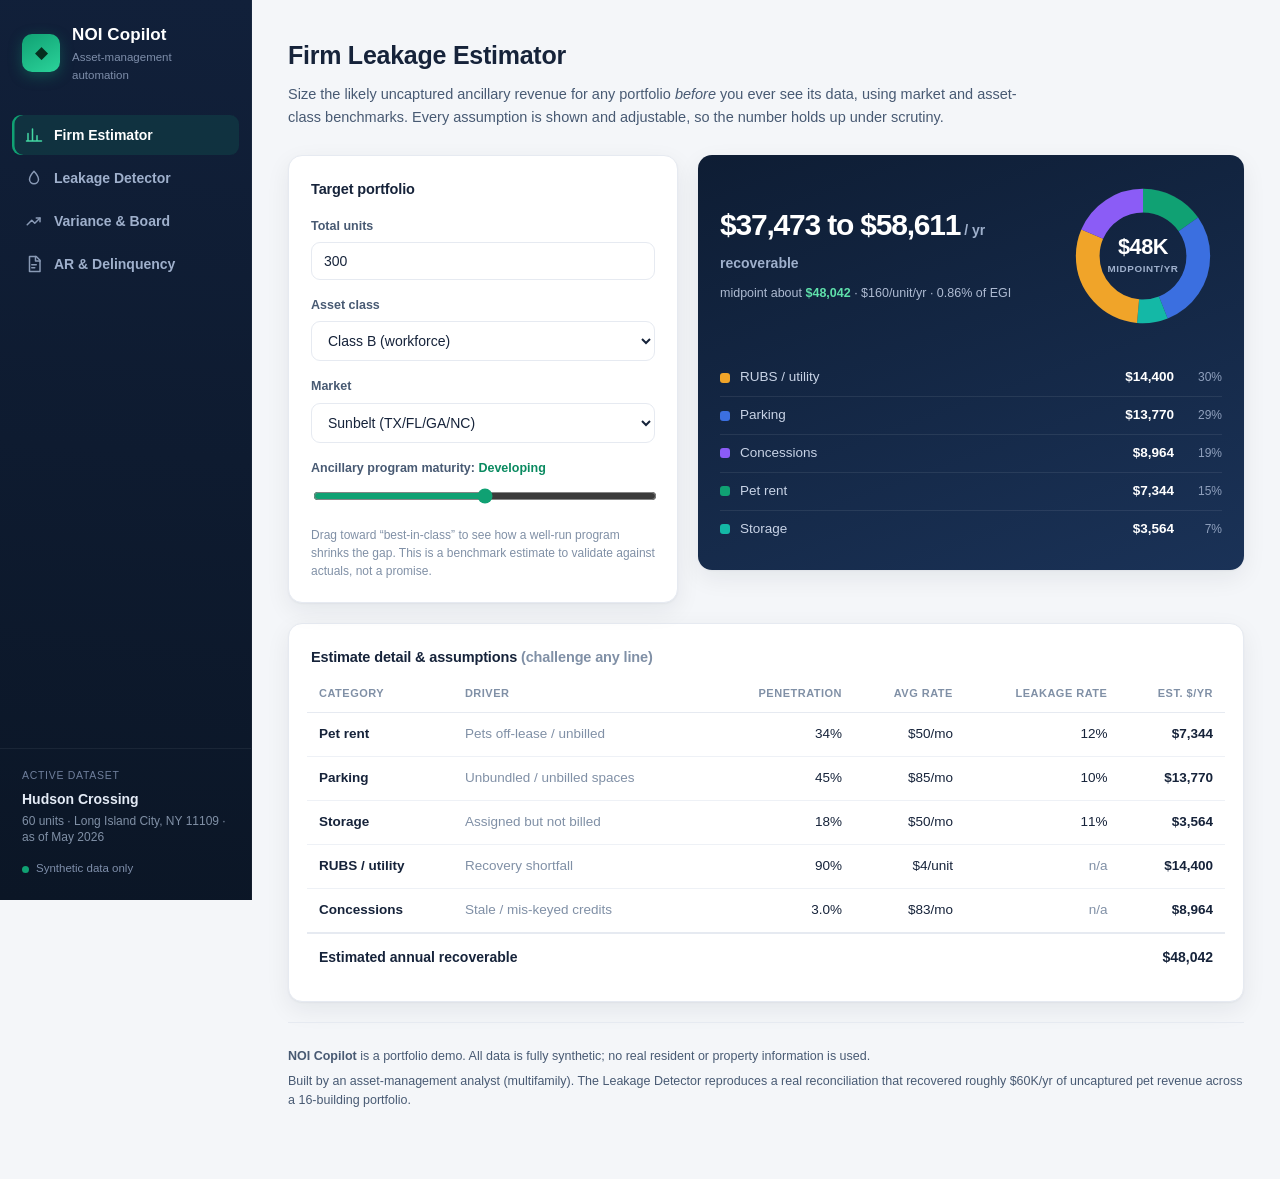
<file: index.html>
<!DOCTYPE html>
<html lang="en">
<head>
  <meta charset="UTF-8" />
  <meta name="viewport" content="width=device-width, initial-scale=1.0" />
  <title>NOI Copilot | Asset Management Workspace</title>
  <meta name="description" content="Revenue leakage detection, variance commentary, and AR triage for multifamily asset management. Built by an asset-management analyst." />
  <link rel="stylesheet" href="assets/styles.css" />
</head>
<body>
<div class="app">

  <!-- ===================== SIDEBAR ===================== -->
  <aside class="sidebar">
    <div class="side-brand">
      <span class="logo">◆</span>
      <div class="side-brand-txt">
        <div class="brand-name">NOI Copilot</div>
        <div class="brand-tag">Asset-management automation</div>
      </div>
    </div>

    <nav class="side-nav">
      <button class="tab active" data-pane="estimator">
        <svg class="ic" viewBox="0 0 24 24" fill="none" stroke="currentColor" stroke-width="2" stroke-linecap="round" stroke-linejoin="round"><path d="M4 20V10M10 20V4M16 20v-7M22 20H2"/></svg>
        <span>Firm Estimator</span>
      </button>
      <button class="tab" data-pane="leakage">
        <svg class="ic" viewBox="0 0 24 24" fill="none" stroke="currentColor" stroke-width="2" stroke-linecap="round" stroke-linejoin="round"><path d="M12 3s6 6.4 6 10.8a6 6 0 1 1-12 0C6 9.4 12 3 12 3z"/></svg>
        <span>Leakage Detector</span>
      </button>
      <button class="tab" data-pane="variance">
        <svg class="ic" viewBox="0 0 24 24" fill="none" stroke="currentColor" stroke-width="2" stroke-linecap="round" stroke-linejoin="round"><path d="M3 17l6-6 4 4 7-7"/><path d="M15 8h5v5"/></svg>
        <span>Variance &amp; Board</span>
      </button>
      <button class="tab" data-pane="ar">
        <svg class="ic" viewBox="0 0 24 24" fill="none" stroke="currentColor" stroke-width="2" stroke-linecap="round" stroke-linejoin="round"><path d="M6 2h9l5 5v15H6z"/><path d="M14 2v6h6M9 13h6M9 17h4"/></svg>
        <span>AR &amp; Delinquency</span>
      </button>
    </nav>

    <div class="side-foot">
      <div class="side-foot-lbl">Active dataset</div>
      <div id="prop-name" class="prop-name"></div>
      <div id="prop-meta" class="prop-meta"></div>
      <div class="side-synthetic"><span class="dotpulse"></span> Synthetic data only</div>
    </div>
  </aside>

  <!-- ===================== WORKSPACE ===================== -->
  <main class="workspace">
    <div class="work-inner">

      <!-- =================== FIRM ESTIMATOR =================== -->
      <section id="pane-estimator" class="pane active">
        <div class="pane-head">
          <h2>Firm Leakage Estimator</h2>
          <p>Size the likely uncaptured ancillary revenue for any portfolio <em>before</em> you ever see its data, using market and asset-class benchmarks. Every assumption is shown and adjustable, so the number holds up under scrutiny.</p>
        </div>
        <div class="grid-37">
          <div class="card est-form">
            <h3>Target portfolio</h3>
            <label>Total units <input id="est-units" type="number" value="300" min="1" step="10" /></label>
            <label>Asset class <select id="est-class"></select></label>
            <label>Market <select id="est-market"></select></label>
            <label class="rangerow">Ancillary program maturity: <strong id="est-mat-val">Developing</strong>
              <input id="est-maturity" type="range" min="0" max="100" value="50" /></label>
            <p class="muted small">Drag toward “best-in-class” to see how a well-run program shrinks the gap. This is a benchmark estimate to validate against actuals, not a promise.</p>
          </div>
          <div class="card est-result">
            <div class="est-result-top">
              <div id="est-headline"></div>
              <div id="est-donut" class="donut-wrap"></div>
            </div>
            <div id="est-legend"></div>
          </div>
        </div>
        <div class="card">
          <h3>Estimate detail &amp; assumptions <span class="muted">(challenge any line)</span></h3>
          <div class="tablescroll"><table id="est-table" class="data"></table></div>
        </div>
      </section>

      <!-- =================== LEAKAGE =================== -->
      <section id="pane-leakage" class="pane">
        <div class="pane-head">
          <h2>Revenue Leakage Detector</h2>
          <p>Cross-references the rent roll against ancillary source systems (PetScreening, parking, storage, utility/RUBS, lease abstracts) and flags every charge that is owed but not billed, with a dollar run-rate.</p>
        </div>
        <div id="leak-kpis" class="kpis"></div>
        <div class="grid-2">
          <div class="card">
            <h3>Recoverable revenue by category</h3>
            <div class="chart-row">
              <div id="leak-donut" class="donut-wrap"></div>
              <div id="leak-legend" class="legend-grow"></div>
            </div>
          </div>
          <div class="card csv-card">
            <h3>Run it on your own data</h3>
            <p class="muted">Everything stays in your browser. Nothing is uploaded to a server.</p>
            <label class="filebtn">Upload reconciliation CSV
              <input type="file" id="csv-upload" accept=".csv" hidden />
            </label>
            <div class="csv-links">
              <a href="#" id="csv-template">↓ Download CSV template</a>
              <button id="csv-reset" class="linkbtn">Reset to sample</button>
            </div>
            <div id="csv-status" class="csv-status muted"></div>
          </div>
        </div>
        <div class="card">
          <h3>Exception detail <span class="muted">(actionable, unit by unit)</span></h3>
          <div class="tablescroll"><table id="leak-table" class="data"></table></div>
        </div>
      </section>

      <!-- =================== VARIANCE =================== -->
      <section id="pane-variance" class="pane">
        <div class="pane-head">
          <h2>Variance &amp; Board-Package Generator</h2>
          <p>Reads budget vs. actual, flags every material variance, and auto-writes the commentary that goes into the monthly ownership / board package.</p>
        </div>
        <div id="var-kpis" class="kpis"></div>
        <div id="var-summary"></div>
        <div class="card">
          <h3>Budget vs. actual, current month</h3>
          <div class="tablescroll"><table id="var-table" class="data"></table></div>
        </div>
        <div class="card">
          <div id="var-narrative"></div>
        </div>
      </section>

      <!-- =================== AR =================== -->
      <section id="pane-ar" class="pane">
        <div class="pane-head">
          <h2>AR &amp; Delinquency Triage</h2>
          <p>Buckets the resident ledger by age, assigns a risk tier and the right collections action to each account, and drafts the resident notice.</p>
        </div>
        <div id="ar-kpis" class="kpis"></div>
        <div class="grid-2">
          <div class="card">
            <h3>Aging distribution</h3>
            <div class="chart-row">
              <div id="ar-donut" class="donut-wrap"></div>
              <div id="ar-legend" class="legend-grow"></div>
            </div>
          </div>
          <div class="card">
            <h3>Aging summary</h3>
            <div id="ar-buckets" class="buckets-2"></div>
          </div>
        </div>
        <div class="card">
          <h3>Account triage <span class="muted">(prioritized, with drafted notices)</span></h3>
          <div class="tablescroll"><table id="ar-table" class="data"></table></div>
          <div id="ar-draft" class="draft" style="display:none">
            <div class="draft-tag">Auto-drafted notice (review before sending)</div>
            <pre id="ar-draft-text"></pre>
          </div>
        </div>
      </section>

      <footer class="foot">
        <p><strong>NOI Copilot</strong> is a portfolio demo. All data is fully synthetic; no real resident or property information is used.</p>
        <p class="muted">Built by an asset-management analyst (multifamily). The Leakage Detector reproduces a real reconciliation that recovered roughly $60K/yr of uncaptured pet revenue across a 16-building portfolio.</p>
      </footer>

    </div>
  </main>
</div>

  <script src="assets/data.js"></script>
  <script src="assets/app.js"></script>
</body>
</html>
</file>
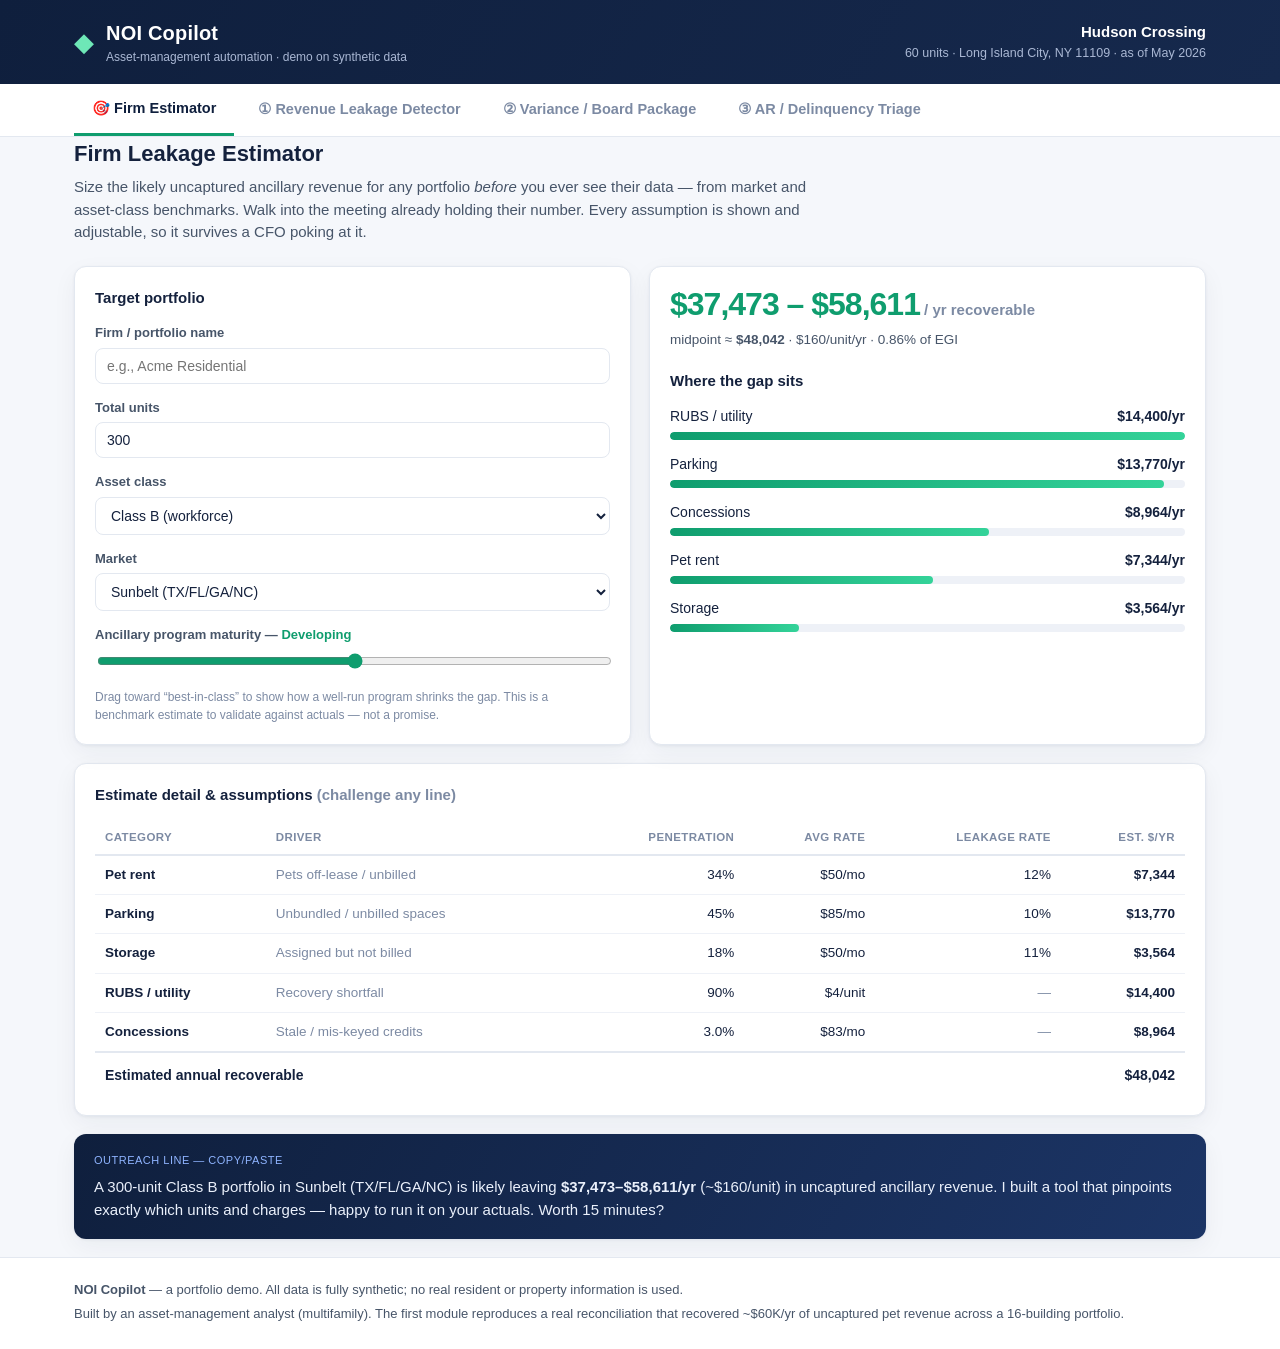
<file: noi-copilot-publish/index.html>
<!DOCTYPE html>
<html lang="en">
<head>
  <meta charset="UTF-8" />
  <meta name="viewport" content="width=device-width, initial-scale=1.0" />
  <title>NOI Copilot — Asset Management Demo</title>
  <meta name="description" content="Revenue leakage detection, variance commentary, and AR triage for multifamily asset management. Built by an asset-management analyst." />
  <link rel="stylesheet" href="assets/styles.css" />
</head>
<body>
  <header class="topbar">
    <div class="wrap topbar-inner">
      <div class="brand">
        <span class="logo">◆</span>
        <div>
          <div class="brand-name">NOI&nbsp;Copilot</div>
          <div class="brand-tag">Asset-management automation · demo on synthetic data</div>
        </div>
      </div>
      <div class="prop">
        <div id="prop-name" class="prop-name">—</div>
        <div id="prop-meta" class="prop-meta">—</div>
      </div>
    </div>
  </header>

  <nav class="tabs-wrap">
    <div class="wrap tabs">
      <button class="tab active" data-pane="estimator">🎯 Firm Estimator</button>
      <button class="tab" data-pane="leakage">① Revenue Leakage Detector</button>
      <button class="tab" data-pane="variance">② Variance / Board Package</button>
      <button class="tab" data-pane="ar">③ AR / Delinquency Triage</button>
    </div>
  </nav>

  <main class="wrap">

    <!-- =================== FIRM ESTIMATOR =================== -->
    <section id="pane-estimator" class="pane active">
      <div class="pane-head">
        <h2>Firm Leakage Estimator</h2>
        <p>Size the likely uncaptured ancillary revenue for any portfolio <em>before</em> you ever see their data — from market and asset-class benchmarks. Walk into the meeting already holding their number. Every assumption is shown and adjustable, so it survives a CFO poking at it.</p>
      </div>
      <div class="grid-2">
        <div class="card est-form">
          <h3>Target portfolio</h3>
          <label>Firm / portfolio name <input id="est-name" type="text" placeholder="e.g., Acme Residential" /></label>
          <label>Total units <input id="est-units" type="number" value="300" min="1" step="10" /></label>
          <label>Asset class <select id="est-class"></select></label>
          <label>Market <select id="est-market"></select></label>
          <label class="rangerow">Ancillary program maturity — <strong id="est-mat-val">Developing</strong>
            <input id="est-maturity" type="range" min="0" max="100" value="50" /></label>
          <p class="muted small">Drag toward “best-in-class” to show how a well-run program shrinks the gap. This is a benchmark estimate to validate against actuals — not a promise.</p>
        </div>
        <div class="card">
          <div id="est-headline"></div>
          <h3 class="mt">Where the gap sits</h3>
          <div id="est-bars" class="cats"></div>
        </div>
      </div>
      <div class="card">
        <h3>Estimate detail &amp; assumptions <span class="muted">(challenge any line)</span></h3>
        <div class="tablescroll"><table id="est-table" class="data"></table></div>
      </div>
      <div id="est-outreach"></div>
    </section>

    <!-- =================== MODULE 1: LEAKAGE =================== -->
    <section id="pane-leakage" class="pane">
      <div class="pane-head">
        <h2>Revenue Leakage Detector</h2>
        <p>Cross-references the rent roll against ancillary source systems (PetScreening, parking, storage, utility/RUBS, lease abstracts) and flags every charge that is owed but not billed — with a dollar run-rate.</p>
      </div>
      <div id="leak-kpis" class="kpis"></div>
      <div class="grid-2">
        <div class="card">
          <h3>Recoverable revenue by category</h3>
          <div id="leak-cats" class="cats"></div>
        </div>
        <div class="card csv-card">
          <h3>Run it on your own data</h3>
          <p class="muted">Everything stays in your browser — nothing is uploaded to a server.</p>
          <label class="filebtn">Upload reconciliation CSV
            <input type="file" id="csv-upload" accept=".csv" hidden />
          </label>
          <div class="csv-links">
            <a href="#" id="csv-template">↓ Download CSV template</a>
            <button id="csv-reset" class="linkbtn">Reset to sample</button>
          </div>
          <div id="csv-status" class="csv-status muted"></div>
        </div>
      </div>
      <div class="card">
        <h3>Exception detail <span class="muted">(actionable, unit by unit)</span></h3>
        <div class="tablescroll"><table id="leak-table" class="data"></table></div>
      </div>
    </section>

    <!-- =================== MODULE 2: VARIANCE =================== -->
    <section id="pane-variance" class="pane">
      <div class="pane-head">
        <h2>Variance / Board-Package Generator</h2>
        <p>Reads budget vs. actual, flags every material variance, and auto-writes the commentary that goes into the monthly ownership / board package.</p>
      </div>
      <div id="var-kpis" class="kpis"></div>
      <div id="var-summary"></div>
      <div class="grid-2">
        <div class="card">
          <h3>Budget vs. actual — current month</h3>
          <div class="tablescroll"><table id="var-table" class="data"></table></div>
        </div>
        <div class="card">
          <div id="var-narrative"></div>
        </div>
      </div>
    </section>

    <!-- =================== MODULE 3: AR =================== -->
    <section id="pane-ar" class="pane">
      <div class="pane-head">
        <h2>AR / Delinquency Triage</h2>
        <p>Buckets the resident ledger by age, assigns a risk tier and the right collections action to each account, and drafts the resident notice.</p>
      </div>
      <div id="ar-kpis" class="kpis"></div>
      <div class="card">
        <h3>Aging summary</h3>
        <div id="ar-buckets" class="buckets"></div>
      </div>
      <div class="card">
        <h3>Account triage <span class="muted">(prioritized, with drafted notices)</span></h3>
        <div class="tablescroll"><table id="ar-table" class="data"></table></div>
        <div id="ar-draft" class="draft" style="display:none">
          <div class="draft-tag">Auto-drafted notice — review before sending</div>
          <pre id="ar-draft-text"></pre>
        </div>
      </div>
    </section>

  </main>

  <footer class="foot">
    <div class="wrap">
      <p><strong>NOI Copilot</strong> — a portfolio demo. All data is fully synthetic; no real resident or property information is used.</p>
      <p class="muted">Built by an asset-management analyst (multifamily). The first module reproduces a real reconciliation that recovered ~$60K/yr of uncaptured pet revenue across a 16-building portfolio.</p>
    </div>
  </footer>

  <script src="assets/data.js"></script>
  <script src="assets/app.js"></script>
</body>
</html>
</file>
<file: assets/styles.css>
/* NOI Copilot styles */
:root {
  --navy: #0e1b30;
  --navy-2: #13243f;
  --ink: #16233a;
  --slate: #485a73;
  --muted: #8090a6;
  --line: #e6eaf1;
  --line-2: #eef1f6;
  --bg: #f4f6f9;
  --card: #ffffff;
  --green: #10a173;
  --green-d: #0a8a60;
  --green-bg: #e7f6ef;
  --red: #db4961;
  --red-bg: #fdedf0;
  --amber: #b07410;
  --amber-bg: #fbf2e0;
  --blue: #3b6fe0;
  --slate-bg: #eef1f6;
  --shadow-sm: 0 1px 2px rgba(14, 27, 48, .05);
  --shadow: 0 1px 2px rgba(14, 27, 48, .04), 0 8px 24px rgba(14, 27, 48, .07);
  --radius: 14px;
  --radius-sm: 9px;
  /* category palette */
  --c-pet: #10a173;
  --c-park: #3b6fe0;
  --c-stor: #14b8a6;
  --c-rubs: #f0a429;
  --c-conc: #8b5cf6;
}
* { box-sizing: border-box; }
body {
  margin: 0; background: var(--bg); color: var(--ink);
  font: 15px/1.55 -apple-system, BlinkMacSystemFont, "Segoe UI", Roboto, Helvetica, Arial, sans-serif;
  -webkit-font-smoothing: antialiased; text-rendering: optimizeLegibility;
}
h1, h2, h3, h4 { letter-spacing: -.01em; }
.muted { color: var(--muted); }

/* ===================== APP SHELL ===================== */
.app { display: flex; min-height: 100vh; align-items: stretch; }

/* ---- sidebar ---- */
.sidebar {
  width: 252px; flex: none; background: linear-gradient(185deg, #11203a 0%, #0b1626 100%);
  color: #c2cee0; display: flex; flex-direction: column; position: sticky; top: 0; height: 100vh;
  border-right: 1px solid rgba(255, 255, 255, .04);
}
.side-brand { display: flex; align-items: center; gap: 12px; padding: 22px 22px 24px; }
.logo {
  width: 38px; height: 38px; flex: none; border-radius: 10px; display: grid; place-items: center;
  font-size: 17px; background: linear-gradient(150deg, var(--green), #2bd39a); color: #06301f;
  box-shadow: 0 4px 14px rgba(16, 161, 115, .35);
}
.side-brand-txt .brand-name { font-size: 17px; font-weight: 700; color: #fff; letter-spacing: .1px; }
.side-brand-txt .brand-tag { font-size: 11.5px; color: #7e8eaa; margin-top: 1px; }

.side-nav { display: flex; flex-direction: column; gap: 3px; padding: 6px 12px; flex: 1; }
.side-nav .tab {
  display: flex; align-items: center; gap: 11px; width: 100%; text-align: left;
  border: 0; background: none; color: #9fb0cc; cursor: pointer;
  padding: 11px 13px; border-radius: 9px; font-size: 14px; font-weight: 600;
  transition: background .15s, color .15s;
}
.side-nav .tab .ic { width: 18px; height: 18px; flex: none; opacity: .85; }
.side-nav .tab:hover { background: rgba(255, 255, 255, .05); color: #e4ebf6; }
.side-nav .tab.active { background: rgba(16, 161, 115, .15); color: #fff; box-shadow: inset 2.5px 0 0 var(--green); }
.side-nav .tab.active .ic { opacity: 1; color: #43d8a3; }

.side-foot { padding: 18px 22px 22px; border-top: 1px solid rgba(255, 255, 255, .06); }
.side-foot-lbl { font-size: 10.5px; text-transform: uppercase; letter-spacing: .7px; color: #6f7f9c; margin-bottom: 6px; }
.side-foot .prop-name { font-size: 14px; font-weight: 600; color: #e4ebf6; }
.side-foot .prop-meta { font-size: 12px; color: #8090a6; margin-top: 2px; line-height: 1.4; }
.side-synthetic { display: flex; align-items: center; gap: 7px; font-size: 11.5px; color: #7e8eaa; margin-top: 14px; }
.dotpulse { width: 7px; height: 7px; border-radius: 50%; background: var(--green); box-shadow: 0 0 0 0 rgba(16, 161, 115, .5); animation: pulse 2.2s infinite; }
@keyframes pulse { 0% { box-shadow: 0 0 0 0 rgba(16, 161, 115, .45); } 70% { box-shadow: 0 0 0 6px rgba(16, 161, 115, 0); } 100% { box-shadow: 0 0 0 0 rgba(16, 161, 115, 0); } }

/* ---- workspace ---- */
.workspace { flex: 1; min-width: 0; }
.work-inner { max-width: 1080px; margin: 0 auto; padding: 36px 36px 64px; }

/* ---- panes ---- */
.pane { display: none; animation: fade .28s ease; }
.pane.active { display: block; }
@keyframes fade { from { opacity: 0; transform: translateY(6px); } to { opacity: 1; transform: none; } }
.pane-head h2 { margin: 0 0 8px; font-size: 25px; font-weight: 750; }
.pane-head p { margin: 0 0 26px; color: var(--slate); max-width: 760px; font-size: 14.5px; line-height: 1.6; }

/* ---- KPI cards ---- */
.kpis { display: grid; grid-template-columns: repeat(4, 1fr); gap: 16px; margin-bottom: 22px; }
.kpi { background: var(--card); border: 1px solid var(--line); border-radius: var(--radius); padding: 17px 19px; box-shadow: var(--shadow-sm); position: relative; overflow: hidden; }
.kpi-val { font-size: 27px; font-weight: 760; letter-spacing: -.9px; line-height: 1.05; font-variant-numeric: tabular-nums; }
.kpi-label { font-size: 11px; color: var(--muted); text-transform: uppercase; letter-spacing: .6px; font-weight: 600; margin-top: 6px; }
.kpi-sub { font-size: 12.5px; color: var(--slate); margin-top: 7px; }
.kpi.accent-green { border-top: 3px solid var(--green); }
.kpi.accent-green .kpi-val { color: var(--green-d); }
.kpi.accent-red { border-top: 3px solid var(--red); }
.kpi.accent-red .kpi-val { color: var(--red); }

/* ---- cards & layout ---- */
.card { background: var(--card); border: 1px solid var(--line); border-radius: var(--radius); padding: 22px; box-shadow: var(--shadow); margin-bottom: 20px; }
.card h3 { margin: 0 0 16px; font-size: 14.5px; font-weight: 700; }
.card h4 { margin: 0 0 14px; font-size: 14.5px; font-weight: 700; }
.grid-2 { display: grid; grid-template-columns: 1fr 1fr; gap: 20px; align-items: start; }
.grid-37 { display: grid; grid-template-columns: 5fr 7fr; gap: 20px; align-items: start; }
.chart-row { display: flex; align-items: center; gap: 22px; }

/* ---- donut + legend ---- */
.donut-wrap { flex: none; width: 158px; height: 158px; }
svg.donut { width: 100%; height: 100%; display: block; }
.donut-c1 { font-size: 22px; font-weight: 800; fill: var(--ink); letter-spacing: -.5px; }
.donut-c2 { font-size: 10px; font-weight: 600; fill: var(--muted); text-transform: uppercase; letter-spacing: .6px; }
.legend, .legend-grow { list-style: none; margin: 0; padding: 0; }
.legend-grow { flex: 1; }
.legend li, .legend-grow li { display: flex; align-items: center; gap: 10px; padding: 8px 0; border-bottom: 1px solid var(--line-2); font-size: 13.5px; }
.legend li:last-child, .legend-grow li:last-child { border-bottom: 0; }
.legend .dot, .legend-grow .dot { width: 10px; height: 10px; border-radius: 3px; flex: none; }
.lg-name { flex: 1; color: var(--slate); font-weight: 500; }
.lg-val { font-weight: 700; font-variant-numeric: tabular-nums; }
.lg-pct { color: var(--muted); font-size: 12px; min-width: 38px; text-align: right; font-variant-numeric: tabular-nums; }

/* ---- tables ---- */
.tablescroll { overflow-x: auto; margin: 0 -4px; }
table.data { width: 100%; min-width: 860px; border-collapse: collapse; font-size: 13.5px; }
table.data th { text-align: left; color: var(--muted); font-weight: 600; font-size: 11px; text-transform: uppercase; letter-spacing: .5px; padding: 0 12px 10px; border-bottom: 1px solid var(--line); }
table.data td { padding: 11px 12px; border-bottom: 1px solid var(--line-2); vertical-align: top; }
table.data tbody tr:last-child td { border-bottom: 0; }
table.data tr:hover td { background: #fafbfd; }
table.data .num { text-align: right; font-variant-numeric: tabular-nums; white-space: nowrap; }
table.data .strong { font-weight: 700; }
table.data .mono { font-variant-numeric: tabular-nums; font-weight: 600; }
table.data .muted { color: var(--muted); }
table.data .action { color: var(--slate); font-size: 12.5px; min-width: 240px; white-space: normal; line-height: 1.45; }
table.data tr.dim td { color: #aab3c2; }
.pos { color: var(--green-d); }
.neg { color: var(--red); }

/* ---- badges ---- */
.badge { display: inline-block; font-size: 11px; font-weight: 600; padding: 3px 9px; border-radius: 6px; white-space: nowrap; }
.b-high { background: var(--green-bg); color: var(--green-d); }
.b-med { background: var(--amber-bg); color: var(--amber); }
.b-low { background: var(--slate-bg); color: var(--slate); }
.b-risk { background: var(--red-bg); color: var(--red); }

/* ---- summary & narrative ---- */
.summary-card { background: linear-gradient(120deg, #11203a, #1c3866); color: #e9eef7; border-radius: var(--radius); padding: 20px 22px; margin-bottom: 20px; box-shadow: var(--shadow); }
.summary-tag { font-size: 11px; text-transform: uppercase; letter-spacing: .6px; color: #5fe0ab; margin-bottom: 8px; font-weight: 600; }
.summary-card p { margin: 0; font-size: 14.5px; line-height: 1.6; }
ul.narrative { list-style: none; margin: 0; padding: 0; }
ul.narrative li { position: relative; padding: 11px 0 11px 22px; border-bottom: 1px solid var(--line-2); font-size: 13.5px; color: var(--ink); line-height: 1.5; }
ul.narrative li:last-child { border-bottom: 0; }
ul.narrative li::before { content: ""; position: absolute; left: 2px; top: 16px; width: 9px; height: 9px; border-radius: 50%; }
li.pos-dot::before { background: var(--green); }
li.neg-dot::before { background: var(--red); }

/* ---- AR buckets ---- */
.buckets-2 { display: grid; grid-template-columns: 1fr 1fr; gap: 14px; }
.bucket { border: 1px solid var(--line); border-radius: var(--radius-sm); padding: 15px; text-align: center; }
.bucket-val { font-size: 21px; font-weight: 700; letter-spacing: -.5px; font-variant-numeric: tabular-nums; }
.bucket-lbl { margin-top: 8px; }

/* ---- buttons / csv ---- */
.csv-card .muted { font-size: 13px; line-height: 1.5; }
.filebtn { display: inline-block; background: var(--navy); color: #fff; padding: 10px 18px; border-radius: var(--radius-sm); font-size: 13.5px; font-weight: 600; cursor: pointer; margin: 8px 0 14px; transition: opacity .15s; }
.filebtn:hover { opacity: .92; }
.csv-links { display: flex; gap: 18px; align-items: center; font-size: 13.5px; flex-wrap: wrap; }
.csv-links a { color: var(--blue); text-decoration: none; font-weight: 500; }
.csv-links a:hover { text-decoration: underline; }
.linkbtn { border: 0; background: none; color: var(--slate); cursor: pointer; font-size: 13.5px; padding: 0; text-decoration: underline; }
.csv-status { margin-top: 12px; font-size: 12.5px; min-height: 16px; color: var(--slate); }
button.mini { border: 1px solid var(--line); background: #fff; color: var(--navy); font-size: 12px; font-weight: 600; padding: 5px 11px; border-radius: 6px; cursor: pointer; transition: background .15s, border-color .15s; }
button.mini:hover { background: var(--bg); border-color: #c8d1e0; }

/* ---- draft ---- */
.draft { margin-top: 18px; border: 1px solid var(--line); border-left: 3px solid var(--amber); border-radius: var(--radius-sm); background: #fcfbf7; padding: 16px 18px; }
.draft-tag { font-size: 11px; text-transform: uppercase; letter-spacing: .6px; color: var(--amber); margin-bottom: 10px; font-weight: 700; }
.draft pre { margin: 0; white-space: pre-wrap; font: 13px/1.65 ui-monospace, SFMono-Regular, Menlo, monospace; color: var(--ink); }

/* ---- estimator ---- */
.est-form label { display: block; font-size: 12.5px; font-weight: 600; color: var(--slate); margin-bottom: 16px; }
.est-form input[type=text], .est-form input[type=number], .est-form select {
  display: block; width: 100%; margin-top: 6px; padding: 10px 12px; font-size: 14px;
  border: 1px solid var(--line); border-radius: var(--radius-sm); background: #fff; color: var(--ink); font-weight: 500; font-family: inherit;
}
.est-form input:focus, .est-form select:focus { outline: none; border-color: var(--green); box-shadow: 0 0 0 3px var(--green-bg); }
.est-form .rangerow strong { color: var(--green-d); }
.est-form input[type=range] { width: 100%; margin-top: 10px; accent-color: var(--green); }
.est-form .small { font-size: 12px; margin: 2px 0 0; line-height: 1.5; }

.est-result { background: linear-gradient(160deg, #0e1d34 0%, #1a3257 100%); color: #fff; border: 0; }
.est-result-top { display: flex; align-items: center; justify-content: space-between; gap: 18px; }
.est-range { font-size: 30px; font-weight: 800; letter-spacing: -1.2px; color: #fff; line-height: 1.08; }
.est-range .est-yr { font-size: 14px; font-weight: 600; color: #9fb0cc; letter-spacing: 0; }
.est-mid { font-size: 12.5px; color: #aebbd2; margin-top: 10px; line-height: 1.5; }
.est-mid strong { color: #5fe0ab; }
.est-result .donut-c1 { fill: #fff; }
.est-result .donut-c2 { fill: #9fb0cc; }
.est-result #est-legend { margin-top: 18px; padding-top: 6px; }
.est-result #est-legend li { border-bottom-color: rgba(255, 255, 255, .08); }
.est-result .lg-name { color: #c8d3e6; }
.est-result .lg-val { color: #fff; }
.est-result .lg-pct { color: #8fa0bd; }
table.data tr.totalrow td { border-top: 2px solid var(--line); border-bottom: 0; padding-top: 13px; font-size: 14px; }

/* ---- footer ---- */
.foot { border-top: 1px solid var(--line); padding: 24px 0 0; margin-top: 8px; }
.foot p { margin: 0 0 5px; font-size: 12.5px; color: var(--slate); line-height: 1.55; }

/* ---- responsive ---- */
@media (max-width: 920px) {
  .app { flex-direction: column; }
  .sidebar { width: 100%; height: auto; position: static; flex-direction: row; align-items: center; flex-wrap: wrap; }
  .side-brand { padding: 14px 18px; }
  .side-nav { flex-direction: row; flex: 1 1 100%; overflow-x: auto; padding: 0 10px 8px; gap: 4px; }
  .side-nav .tab { white-space: nowrap; }
  .side-nav .tab.active { box-shadow: inset 0 -2.5px 0 var(--green); }
  .side-foot { display: none; }
  .work-inner { padding: 24px 18px 56px; }
  .kpis { grid-template-columns: repeat(2, 1fr); }
  .grid-2, .grid-37 { grid-template-columns: 1fr; }
  .chart-row { flex-direction: column; align-items: stretch; }
  .donut-wrap { align-self: center; }
}
</file>
<file: noi-copilot-publish/assets/styles.css>
/* NOI Copilot — styles */
:root {
  --navy: #0f1f3d;
  --navy-2: #16294d;
  --ink: #14213d;
  --slate: #475569;
  --muted: #7c8aa3;
  --line: #e3e8f0;
  --bg: #f5f7fb;
  --card: #ffffff;
  --green: #0f9d6e;
  --green-bg: #e7f7f0;
  --red: #d6455b;
  --red-bg: #fdeef0;
  --amber: #b7791f;
  --amber-bg: #fbf3e2;
  --blue: #2563eb;
  --shadow: 0 1px 3px rgba(16, 32, 64, .06), 0 8px 24px rgba(16, 32, 64, .05);
  --radius: 12px;
}
* { box-sizing: border-box; }
body {
  margin: 0; background: var(--bg); color: var(--ink);
  font: 15px/1.5 -apple-system, BlinkMacSystemFont, "Segoe UI", Roboto, Helvetica, Arial, sans-serif;
  -webkit-font-smoothing: antialiased;
}
.wrap { max-width: 1180px; margin: 0 auto; padding: 0 24px; }

/* ---- top bar ---- */
.topbar { background: linear-gradient(120deg, var(--navy), var(--navy-2)); color: #fff; }
.topbar-inner { display: flex; align-items: center; justify-content: space-between; padding: 18px 24px; gap: 16px; flex-wrap: wrap; }
.brand { display: flex; align-items: center; gap: 12px; }
.logo { font-size: 26px; color: #6ee7b7; }
.brand-name { font-size: 20px; font-weight: 700; letter-spacing: .2px; }
.brand-tag { font-size: 12px; color: #aab8d4; }
.prop { text-align: right; }
.prop-name { font-weight: 600; }
.prop-meta { font-size: 12.5px; color: #aab8d4; }

/* ---- tabs ---- */
.tabs-wrap { background: #fff; border-bottom: 1px solid var(--line); position: sticky; top: 0; z-index: 5; }
.tabs { display: flex; gap: 6px; overflow-x: auto; }
.tab {
  border: 0; background: none; padding: 16px 18px; font-size: 14.5px; font-weight: 600;
  color: var(--muted); cursor: pointer; border-bottom: 3px solid transparent; white-space: nowrap;
}
.tab:hover { color: var(--ink); }
.tab.active { color: var(--navy); border-bottom-color: var(--green); }

/* ---- panes ---- */
main { padding: 28px 24px 60px; }
.pane { display: none; animation: fade .25s ease; }
.pane.active { display: block; }
@keyframes fade { from { opacity: 0; transform: translateY(4px); } to { opacity: 1; transform: none; } }
.pane-head h2 { margin: 0 0 6px; font-size: 22px; }
.pane-head p { margin: 0 0 22px; color: var(--slate); max-width: 760px; }

/* ---- KPI cards ---- */
.kpis { display: grid; grid-template-columns: repeat(4, 1fr); gap: 14px; margin-bottom: 22px; }
.kpi { background: var(--card); border: 1px solid var(--line); border-radius: var(--radius); padding: 16px 18px; box-shadow: var(--shadow); }
.kpi-val { font-size: 26px; font-weight: 700; letter-spacing: -.5px; }
.kpi-label { font-size: 12.5px; color: var(--muted); text-transform: uppercase; letter-spacing: .4px; margin-top: 2px; }
.kpi-sub { font-size: 12.5px; color: var(--slate); margin-top: 6px; }
.kpi.accent-green { border-top: 3px solid var(--green); }
.kpi.accent-green .kpi-val { color: var(--green); }
.kpi.accent-red { border-top: 3px solid var(--red); }
.kpi.accent-red .kpi-val { color: var(--red); }

/* ---- cards & layout ---- */
.card { background: var(--card); border: 1px solid var(--line); border-radius: var(--radius); padding: 20px; box-shadow: var(--shadow); margin-bottom: 18px; }
.card h3 { margin: 0 0 14px; font-size: 15px; }
.card h4 { margin: 0 0 12px; font-size: 15px; }
.grid-2 { display: grid; grid-template-columns: 1fr 1fr; gap: 18px; }

/* ---- category bars ---- */
.cats { display: flex; flex-direction: column; gap: 14px; }
.catbar-top { display: flex; justify-content: space-between; font-size: 14px; margin-bottom: 5px; }
.catbar-track { height: 8px; background: #eef1f7; border-radius: 6px; overflow: hidden; }
.catbar-fill { height: 100%; background: linear-gradient(90deg, var(--green), #34d399); border-radius: 6px; }
.catbar-sub { font-size: 12px; color: var(--muted); margin-top: 4px; }

/* ---- tables ---- */
.tablescroll { overflow-x: auto; }
table.data { width: 100%; min-width: 880px; border-collapse: collapse; font-size: 13.5px; }
table.data th { text-align: left; color: var(--muted); font-weight: 600; font-size: 11.5px; text-transform: uppercase; letter-spacing: .4px; padding: 8px 10px; border-bottom: 2px solid var(--line); }
table.data td { padding: 9px 10px; border-bottom: 1px solid #eef1f7; vertical-align: top; }
table.data tr:hover td { background: #fafbfe; }
table.data .num { text-align: right; font-variant-numeric: tabular-nums; white-space: nowrap; }
table.data .strong { font-weight: 700; }
table.data .mono { font-variant-numeric: tabular-nums; font-weight: 600; }
table.data .muted { color: var(--muted); }
table.data .action { color: var(--slate); font-size: 13px; min-width: 240px; white-space: normal; }
table.data tr.dim td { color: #aab2c2; }
.pos { color: var(--green); }
.neg { color: var(--red); }

/* ---- badges ---- */
.badge { display: inline-block; font-size: 11px; font-weight: 600; padding: 2px 8px; border-radius: 20px; white-space: nowrap; }
.b-high { background: var(--green-bg); color: var(--green); }
.b-med { background: var(--amber-bg); color: var(--amber); }
.b-low { background: #eef1f7; color: var(--slate); }
.b-risk { background: var(--red-bg); color: var(--red); }

/* ---- variance summary & narrative ---- */
.summary-card { background: linear-gradient(120deg, #0f1f3d, #1c3566); color: #eaf0fb; border-radius: var(--radius); padding: 18px 20px; margin-bottom: 18px; box-shadow: var(--shadow); }
.summary-tag { font-size: 11px; text-transform: uppercase; letter-spacing: .5px; color: #8fb4ff; margin-bottom: 6px; }
.summary-card p { margin: 0; font-size: 15px; line-height: 1.55; }
ul.narrative { list-style: none; margin: 0; padding: 0; }
ul.narrative li { position: relative; padding: 9px 0 9px 20px; border-bottom: 1px solid #eef1f7; font-size: 13.5px; color: var(--ink); }
ul.narrative li:last-child { border-bottom: 0; }
ul.narrative li::before { content: ""; position: absolute; left: 0; top: 15px; width: 9px; height: 9px; border-radius: 50%; }
li.pos-dot::before { background: var(--green); }
li.neg-dot::before { background: var(--red); }

/* ---- AR buckets ---- */
.buckets { display: grid; grid-template-columns: repeat(4, 1fr); gap: 14px; }
.bucket { border: 1px solid var(--line); border-radius: 10px; padding: 14px; text-align: center; }
.bucket-val { font-size: 22px; font-weight: 700; }
.bucket-lbl { margin-top: 6px; }

/* ---- buttons / csv ---- */
.csv-card .muted { font-size: 13px; }
.filebtn { display: inline-block; background: var(--navy); color: #fff; padding: 9px 16px; border-radius: 8px; font-size: 13.5px; font-weight: 600; cursor: pointer; margin: 6px 0 12px; }
.filebtn:hover { background: var(--navy-2); }
.csv-links { display: flex; gap: 16px; align-items: center; font-size: 13.5px; }
.csv-links a { color: var(--blue); text-decoration: none; }
.linkbtn { border: 0; background: none; color: var(--slate); cursor: pointer; font-size: 13.5px; padding: 0; text-decoration: underline; }
.csv-status { margin-top: 10px; font-size: 12.5px; min-height: 16px; }
button.mini { border: 1px solid var(--line); background: #fff; color: var(--navy); font-size: 12px; font-weight: 600; padding: 4px 10px; border-radius: 6px; cursor: pointer; }
button.mini:hover { background: var(--bg); border-color: #c7d0e0; }

/* ---- draft ---- */
.draft { margin-top: 16px; border: 1px dashed #c7d0e0; border-radius: 10px; background: #fbfcfe; padding: 14px 16px; }
.draft-tag { font-size: 11px; text-transform: uppercase; letter-spacing: .5px; color: var(--amber); margin-bottom: 8px; font-weight: 700; }
.draft pre { margin: 0; white-space: pre-wrap; font: 13px/1.6 ui-monospace, SFMono-Regular, Menlo, monospace; color: var(--ink); }

/* ---- estimator ---- */
.est-form label { display: block; font-size: 13px; font-weight: 600; color: var(--slate); margin-bottom: 14px; }
.est-form input[type=text], .est-form input[type=number], .est-form select {
  display: block; width: 100%; margin-top: 5px; padding: 9px 11px; font-size: 14px;
  border: 1px solid var(--line); border-radius: 8px; background: #fff; color: var(--ink); font-weight: 500;
}
.est-form input:focus, .est-form select:focus { outline: none; border-color: var(--green); box-shadow: 0 0 0 3px var(--green-bg); }
.est-form .rangerow strong { color: var(--green); }
.est-form input[type=range] { width: 100%; margin-top: 8px; accent-color: var(--green); }
.est-form .small { font-size: 12px; margin: 4px 0 0; }
h3.mt { margin-top: 20px; }
.est-range { font-size: 32px; font-weight: 800; letter-spacing: -1px; color: var(--green); line-height: 1.1; }
.est-range .est-yr { font-size: 15px; font-weight: 600; color: var(--muted); letter-spacing: 0; }
.est-mid { font-size: 13.5px; color: var(--slate); margin-top: 8px; }
table.data tr.totalrow td { border-top: 2px solid var(--line); border-bottom: 0; padding-top: 12px; font-size: 14px; }
#est-outreach { margin-top: 4px; }

/* ---- footer ---- */
.foot { border-top: 1px solid var(--line); background: #fff; padding: 22px 0; }
.foot p { margin: 0 0 4px; font-size: 13px; color: var(--slate); }

.muted { color: var(--muted); }

/* ---- responsive ---- */
@media (max-width: 860px) {
  .kpis, .buckets { grid-template-columns: repeat(2, 1fr); }
  .grid-2 { grid-template-columns: 1fr; }
  .prop { text-align: left; }
}
</file>
